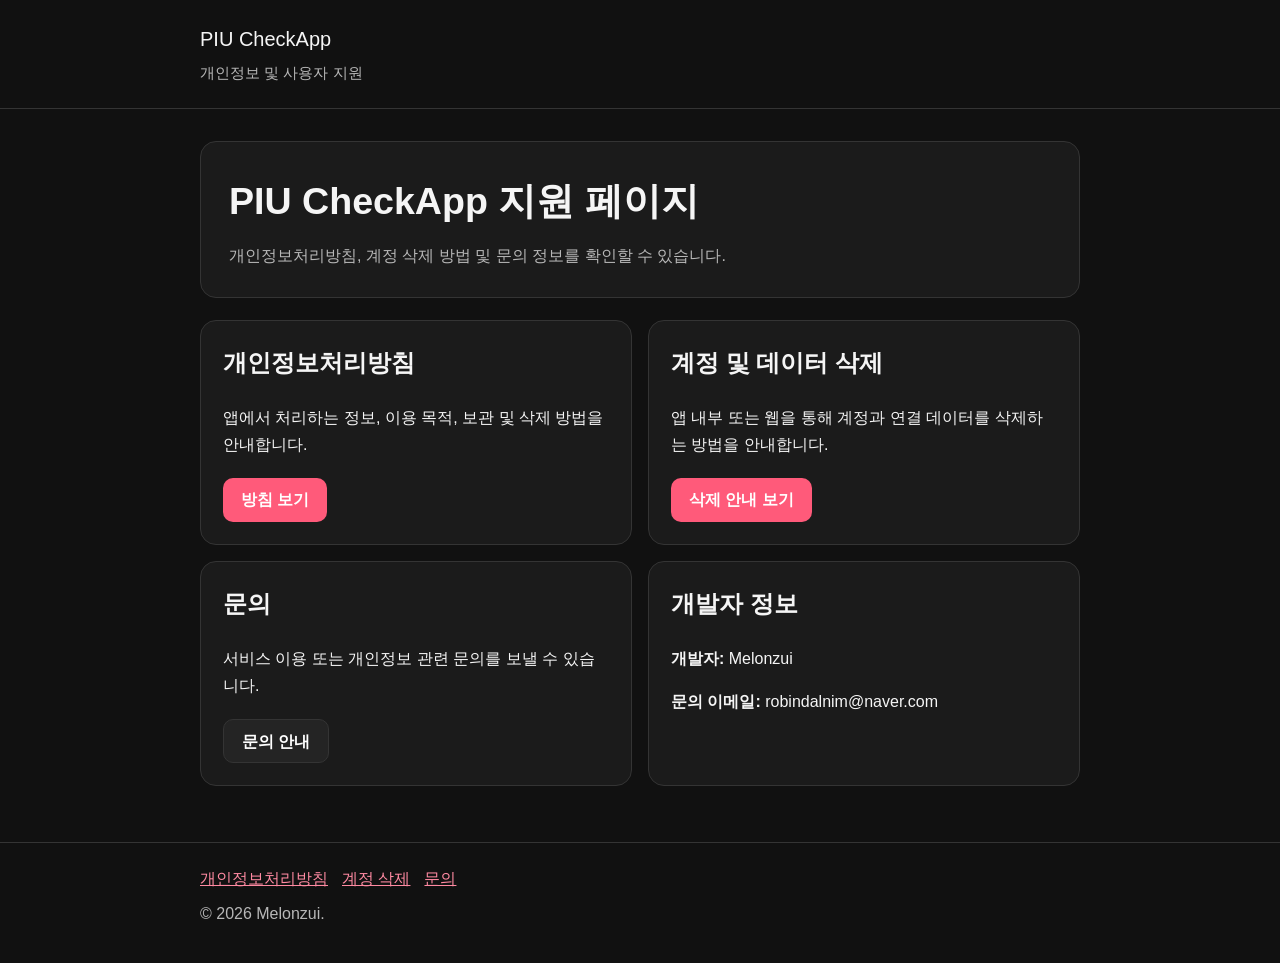
<file: index.html>
<!doctype html><html lang="ko"><head><meta charset="utf-8"><meta name="viewport" content="width=device-width,initial-scale=1"><title>PIU CheckApp 지원 페이지</title><meta name="description" content="PIU CheckApp 개인정보처리방침, 계정 삭제 및 지원 안내"><link rel="stylesheet" href="styles.css"></head><body><header class="site-header"><div class="header-inner"><p class="brand">PIU CheckApp</p><p class="subtitle">개인정보 및 사용자 지원</p></div></header><main><div class="hero"><h1>PIU CheckApp 지원 페이지</h1><p>개인정보처리방침, 계정 삭제 방법 및 문의 정보를 확인할 수 있습니다.</p></div><div class="grid"><article class="card"><h2>개인정보처리방침</h2><p>앱에서 처리하는 정보, 이용 목적, 보관 및 삭제 방법을 안내합니다.</p><div class="button-row"><a class="button" href="privacy-policy.html">방침 보기</a></div></article><article class="card"><h2>계정 및 데이터 삭제</h2><p>앱 내부 또는 웹을 통해 계정과 연결 데이터를 삭제하는 방법을 안내합니다.</p><div class="button-row"><a class="button" href="account-deletion.html">삭제 안내 보기</a></div></article><article class="card"><h2>문의</h2><p>서비스 이용 또는 개인정보 관련 문의를 보낼 수 있습니다.</p><div class="button-row"><a class="button secondary" href="support.html">문의 안내</a></div></article><article class="card"><h2>개발자 정보</h2><p><strong>개발자:</strong> Melonzui</p><p><strong>문의 이메일:</strong> robindalnim@naver.com</p></article></div></main><footer class="site-footer"><div class="footer-inner"><div class="footer-links"><a href="privacy-policy.html">개인정보처리방침</a><a href="account-deletion.html">계정 삭제</a><a href="support.html">문의</a></div><div>© 2026 Melonzui.</div></div></footer></body></html>
</file>
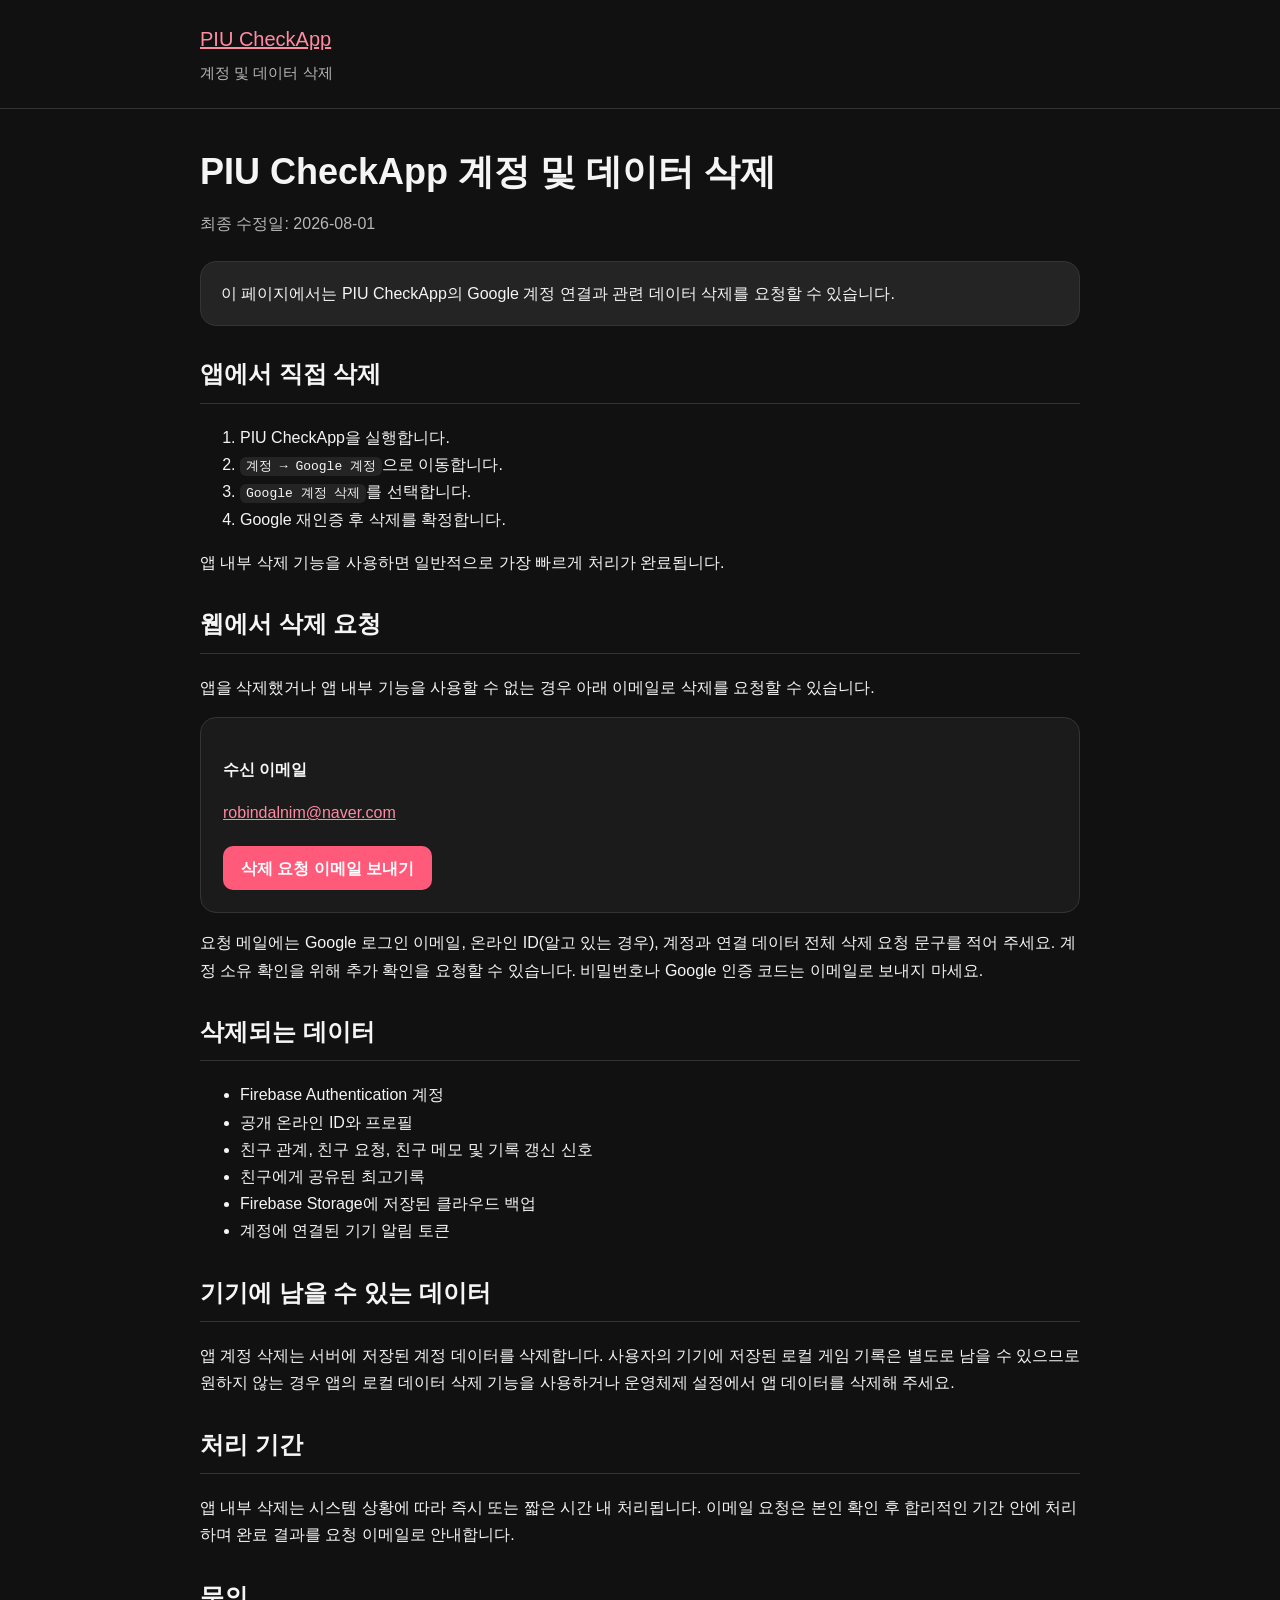
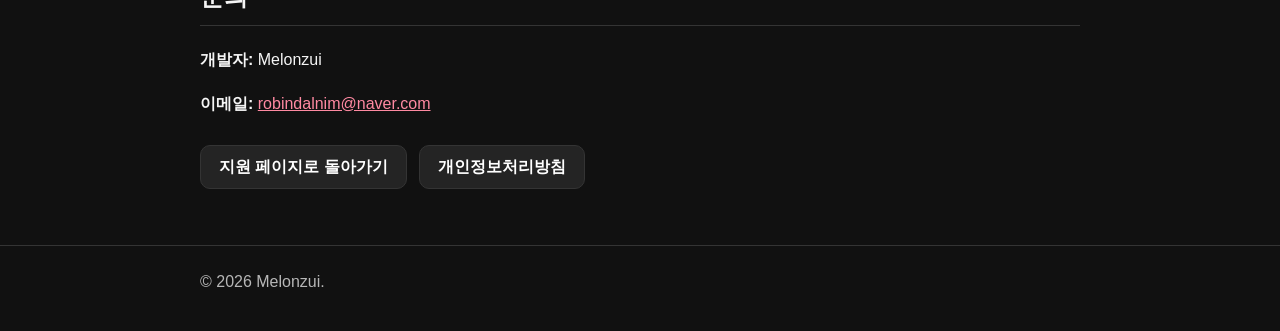
<file: account-deletion.html>
<!doctype html><html lang="ko"><head><meta charset="utf-8"><meta name="viewport" content="width=device-width,initial-scale=1"><title>PIU CheckApp 계정 및 데이터 삭제</title><meta name="description" content="PIU CheckApp 계정 및 데이터 삭제 요청 방법"><link rel="stylesheet" href="styles.css"></head><body><header class="site-header"><div class="header-inner"><p class="brand"><a href="index.html">PIU CheckApp</a></p><p class="subtitle">계정 및 데이터 삭제</p></div></header><main><h1 class="page-title">PIU CheckApp 계정 및 데이터 삭제</h1><p class="updated">최종 수정일: 2026-08-01</p><div class="notice">이 페이지에서는 PIU CheckApp의 Google 계정 연결과 관련 데이터 삭제를 요청할 수 있습니다.</div><section><h2>앱에서 직접 삭제</h2><ol><li>PIU CheckApp을 실행합니다.</li><li><code>계정 → Google 계정</code>으로 이동합니다.</li><li><code>Google 계정 삭제</code>를 선택합니다.</li><li>Google 재인증 후 삭제를 확정합니다.</li></ol><p>앱 내부 삭제 기능을 사용하면 일반적으로 가장 빠르게 처리가 완료됩니다.</p></section><section id="request"><h2>웹에서 삭제 요청</h2><p>앱을 삭제했거나 앱 내부 기능을 사용할 수 없는 경우 아래 이메일로 삭제를 요청할 수 있습니다.</p><div class="card"><p><strong>수신 이메일</strong></p><p><a href="mailto:robindalnim@naver.com?subject=PIU%20CheckApp%20계정%20삭제%20요청&body=Google%20로그인에%20사용한%20이메일:%0A온라인%20ID(알고%20있는%20경우):%0A삭제%20요청:%20PIU%20CheckApp%20계정과%20연결%20데이터%20전체%20삭제">robindalnim@naver.com</a></p><div class="button-row"><a class="button" href="mailto:_YOUR_EMAIL@example.com?subject=PIU%20CheckApp%20계정%20삭제%20요청&body=Google%20로그인에%20사용한%20이메일:%0A온라인%20ID(알고%20있는%20경우):%0A삭제%20요청:%20PIU%20CheckApp%20계정과%20연결%20데이터%20전체%20삭제">삭제 요청 이메일 보내기</a></div></div><p>요청 메일에는 Google 로그인 이메일, 온라인 ID(알고 있는 경우), 계정과 연결 데이터 전체 삭제 요청 문구를 적어 주세요. 계정 소유 확인을 위해 추가 확인을 요청할 수 있습니다. 비밀번호나 Google 인증 코드는 이메일로 보내지 마세요.</p></section><section><h2>삭제되는 데이터</h2><ul><li>Firebase Authentication 계정</li><li>공개 온라인 ID와 프로필</li><li>친구 관계, 친구 요청, 친구 메모 및 기록 갱신 신호</li><li>친구에게 공유된 최고기록</li><li>Firebase Storage에 저장된 클라우드 백업</li><li>계정에 연결된 기기 알림 토큰</li></ul></section><section><h2>기기에 남을 수 있는 데이터</h2><p>앱 계정 삭제는 서버에 저장된 계정 데이터를 삭제합니다. 사용자의 기기에 저장된 로컬 게임 기록은 별도로 남을 수 있으므로 원하지 않는 경우 앱의 로컬 데이터 삭제 기능을 사용하거나 운영체제 설정에서 앱 데이터를 삭제해 주세요.</p></section><section><h2>처리 기간</h2><p>앱 내부 삭제는 시스템 상황에 따라 즉시 또는 짧은 시간 내 처리됩니다. 이메일 요청은 본인 확인 후 합리적인 기간 안에 처리하며 완료 결과를 요청 이메일로 안내합니다.</p></section><section><h2>문의</h2><p><strong>개발자:</strong> Melonzui</p><p><strong>이메일:</strong> <a href="robindalnim@naver.com">robindalnim@naver.com</a></p></section><div class="button-row"><a class="button secondary" href="index.html">지원 페이지로 돌아가기</a><a class="button secondary" href="privacy-policy.html">개인정보처리방침</a></div></main><footer class="site-footer"><div class="footer-inner">© 2026 Melonzui.</div></footer></body></html>
</file>
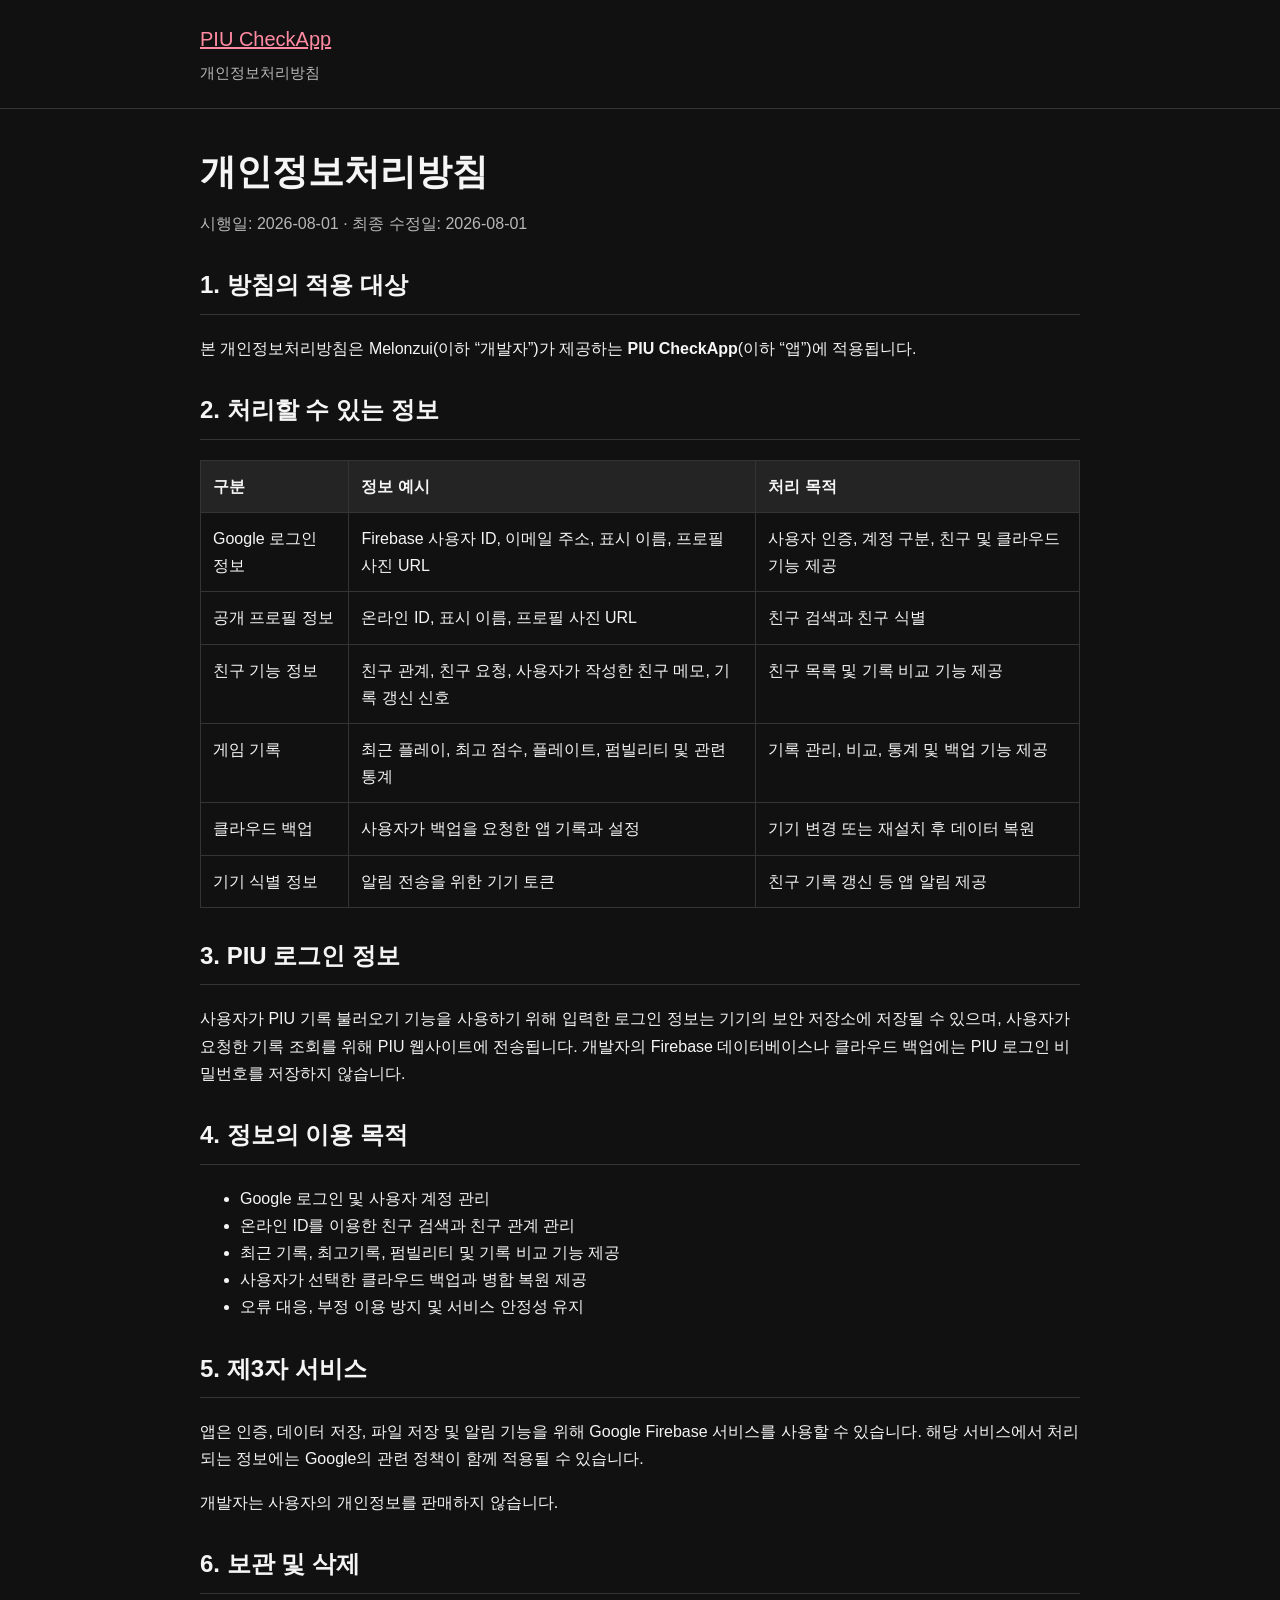
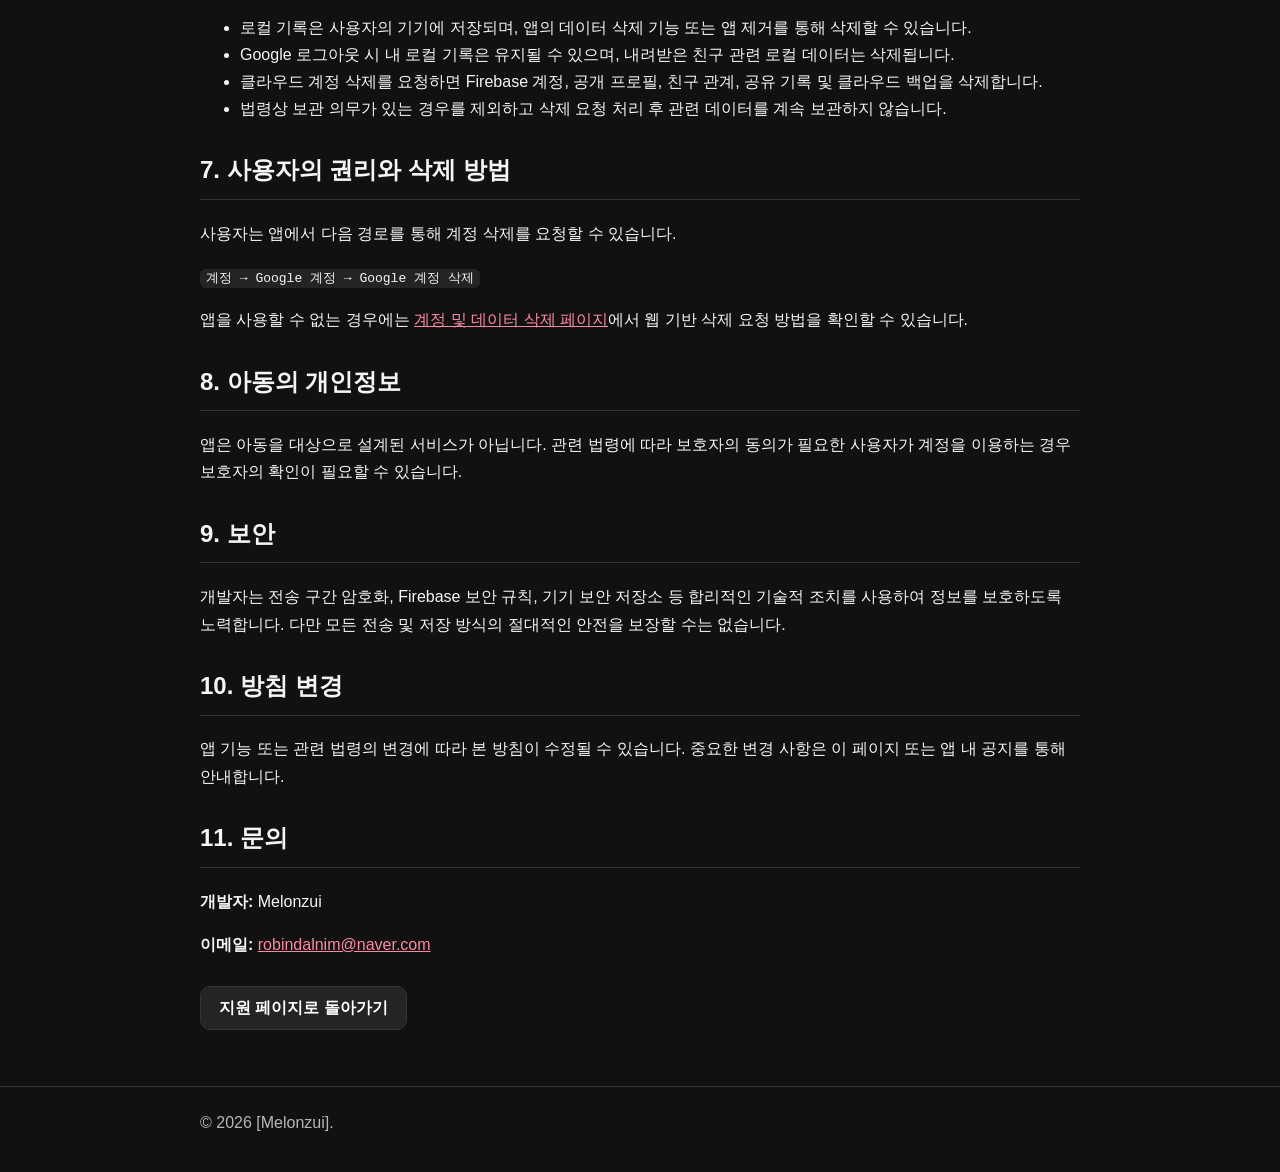
<file: privacy-policy.html>
<!doctype html><html lang="ko"><head><meta charset="utf-8"><meta name="viewport" content="width=device-width,initial-scale=1"><title>PIU CheckApp 개인정보처리방침</title><meta name="description" content="PIU CheckApp 개인정보처리방침"><link rel="stylesheet" href="styles.css"></head><body><header class="site-header"><div class="header-inner"><p class="brand"><a href="index.html">PIU CheckApp</a></p><p class="subtitle">개인정보처리방침</p></div></header><main><h1 class="page-title">개인정보처리방침</h1><p class="updated">시행일: 2026-08-01 · 최종 수정일: 2026-08-01</p><section><h2>1. 방침의 적용 대상</h2><p>본 개인정보처리방침은 Melonzui(이하 “개발자”)가 제공하는 <strong>PIU CheckApp</strong>(이하 “앱”)에 적용됩니다.</p></section><section><h2>2. 처리할 수 있는 정보</h2><table><thead><tr><th>구분</th><th>정보 예시</th><th>처리 목적</th></tr></thead><tbody><tr><td>Google 로그인 정보</td><td>Firebase 사용자 ID, 이메일 주소, 표시 이름, 프로필 사진 URL</td><td>사용자 인증, 계정 구분, 친구 및 클라우드 기능 제공</td></tr><tr><td>공개 프로필 정보</td><td>온라인 ID, 표시 이름, 프로필 사진 URL</td><td>친구 검색과 친구 식별</td></tr><tr><td>친구 기능 정보</td><td>친구 관계, 친구 요청, 사용자가 작성한 친구 메모, 기록 갱신 신호</td><td>친구 목록 및 기록 비교 기능 제공</td></tr><tr><td>게임 기록</td><td>최근 플레이, 최고 점수, 플레이트, 펌빌리티 및 관련 통계</td><td>기록 관리, 비교, 통계 및 백업 기능 제공</td></tr><tr><td>클라우드 백업</td><td>사용자가 백업을 요청한 앱 기록과 설정</td><td>기기 변경 또는 재설치 후 데이터 복원</td></tr><tr><td>기기 식별 정보</td><td>알림 전송을 위한 기기 토큰</td><td>친구 기록 갱신 등 앱 알림 제공</td></tr></tbody></table></section><section><h2>3. PIU 로그인 정보</h2><p>사용자가 PIU 기록 불러오기 기능을 사용하기 위해 입력한 로그인 정보는 기기의 보안 저장소에 저장될 수 있으며, 사용자가 요청한 기록 조회를 위해 PIU 웹사이트에 전송됩니다. 개발자의 Firebase 데이터베이스나 클라우드 백업에는 PIU 로그인 비밀번호를 저장하지 않습니다.</p></section><section><h2>4. 정보의 이용 목적</h2><ul><li>Google 로그인 및 사용자 계정 관리</li><li>온라인 ID를 이용한 친구 검색과 친구 관계 관리</li><li>최근 기록, 최고기록, 펌빌리티 및 기록 비교 기능 제공</li><li>사용자가 선택한 클라우드 백업과 병합 복원 제공</li><li>오류 대응, 부정 이용 방지 및 서비스 안정성 유지</li></ul></section><section><h2>5. 제3자 서비스</h2><p>앱은 인증, 데이터 저장, 파일 저장 및 알림 기능을 위해 Google Firebase 서비스를 사용할 수 있습니다. 해당 서비스에서 처리되는 정보에는 Google의 관련 정책이 함께 적용될 수 있습니다.</p><p>개발자는 사용자의 개인정보를 판매하지 않습니다.</p></section><section><h2>6. 보관 및 삭제</h2><ul><li>로컬 기록은 사용자의 기기에 저장되며, 앱의 데이터 삭제 기능 또는 앱 제거를 통해 삭제할 수 있습니다.</li><li>Google 로그아웃 시 내 로컬 기록은 유지될 수 있으며, 내려받은 친구 관련 로컬 데이터는 삭제됩니다.</li><li>클라우드 계정 삭제를 요청하면 Firebase 계정, 공개 프로필, 친구 관계, 공유 기록 및 클라우드 백업을 삭제합니다.</li><li>법령상 보관 의무가 있는 경우를 제외하고 삭제 요청 처리 후 관련 데이터를 계속 보관하지 않습니다.</li></ul></section><section><h2>7. 사용자의 권리와 삭제 방법</h2><p>사용자는 앱에서 다음 경로를 통해 계정 삭제를 요청할 수 있습니다.</p><p><code>계정 → Google 계정 → Google 계정 삭제</code></p><p>앱을 사용할 수 없는 경우에는 <a href="account-deletion.html">계정 및 데이터 삭제 페이지</a>에서 웹 기반 삭제 요청 방법을 확인할 수 있습니다.</p></section><section><h2>8. 아동의 개인정보</h2><p>앱은 아동을 대상으로 설계된 서비스가 아닙니다. 관련 법령에 따라 보호자의 동의가 필요한 사용자가 계정을 이용하는 경우 보호자의 확인이 필요할 수 있습니다.</p></section><section><h2>9. 보안</h2><p>개발자는 전송 구간 암호화, Firebase 보안 규칙, 기기 보안 저장소 등 합리적인 기술적 조치를 사용하여 정보를 보호하도록 노력합니다. 다만 모든 전송 및 저장 방식의 절대적인 안전을 보장할 수는 없습니다.</p></section><section><h2>10. 방침 변경</h2><p>앱 기능 또는 관련 법령의 변경에 따라 본 방침이 수정될 수 있습니다. 중요한 변경 사항은 이 페이지 또는 앱 내 공지를 통해 안내합니다.</p></section><section><h2>11. 문의</h2><p><strong>개발자:</strong> Melonzui</p><p><strong>이메일:</strong> <a href="mailto:robindalnim@naver.com">robindalnim@naver.com</a></p></section><div class="button-row"><a class="button secondary" href="index.html">지원 페이지로 돌아가기</a></div></main><footer class="site-footer"><div class="footer-inner">© 2026 [Melonzui].</div></footer></body></html>
</file>
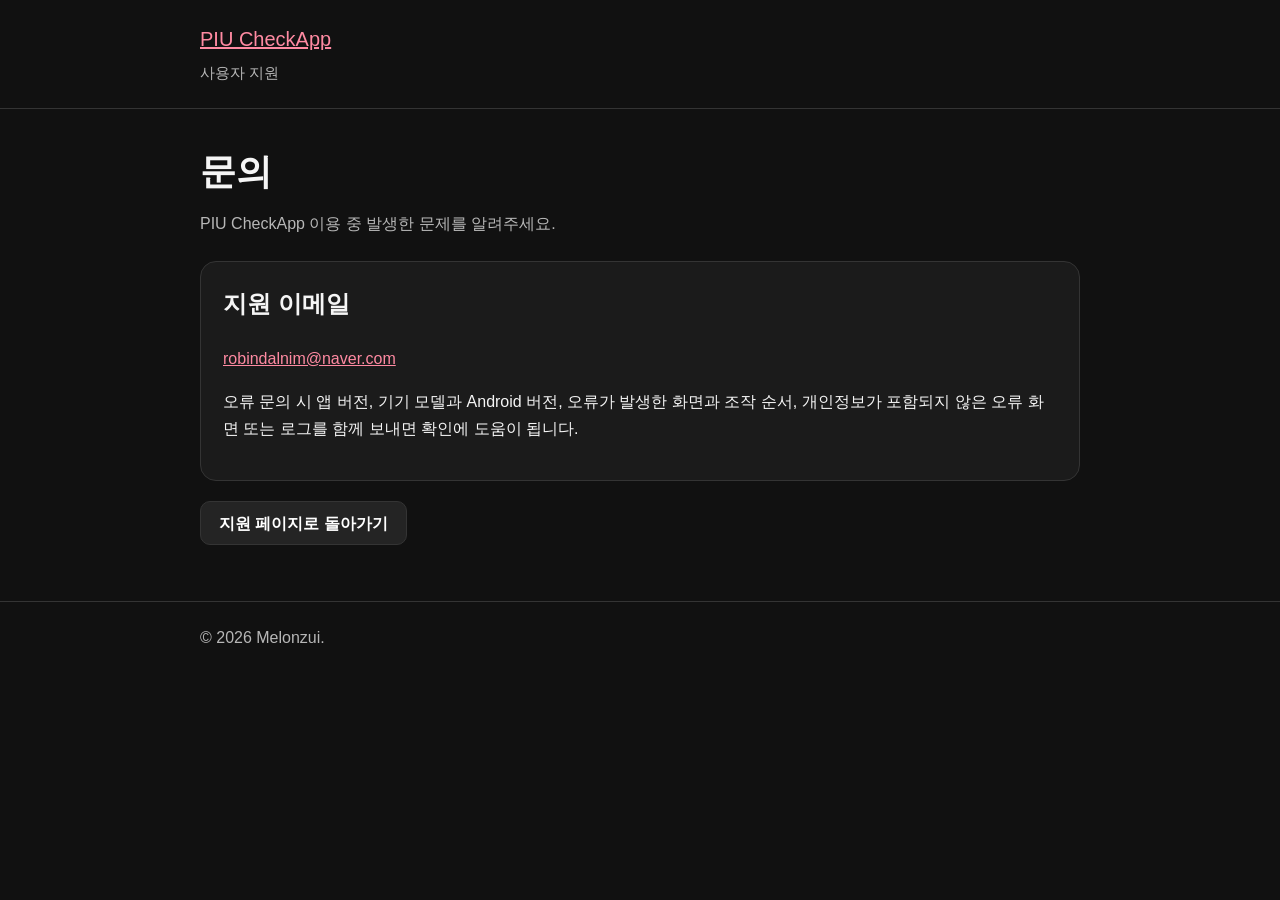
<file: support.html>
<!doctype html><html lang="ko"><head><meta charset="utf-8"><meta name="viewport" content="width=device-width,initial-scale=1"><title>PIU CheckApp 문의</title><meta name="description" content="PIU CheckApp 사용자 지원 및 문의"><link rel="stylesheet" href="styles.css"></head><body><header class="site-header"><div class="header-inner"><p class="brand"><a href="index.html">PIU CheckApp</a></p><p class="subtitle">사용자 지원</p></div></header><main><h1 class="page-title">문의</h1><p class="updated">PIU CheckApp 이용 중 발생한 문제를 알려주세요.</p><div class="card"><h2>지원 이메일</h2><p><a href="mailto:robindalnim@naver.com?subject=PIU%20CheckApp%20문의">robindalnim@naver.com</a></p><p>오류 문의 시 앱 버전, 기기 모델과 Android 버전, 오류가 발생한 화면과 조작 순서, 개인정보가 포함되지 않은 오류 화면 또는 로그를 함께 보내면 확인에 도움이 됩니다.</p></div><div class="button-row"><a class="button secondary" href="index.html">지원 페이지로 돌아가기</a></div></main><footer class="site-footer"><div class="footer-inner">© 2026 Melonzui.</div></footer></body></html>
</file>
<file: styles.css>
:root{color-scheme:dark;--bg:#111;--panel:#1b1b1b;--panel2:#242424;--text:#f5f5f5;--muted:#b7b7b7;--border:#343434;--accent:#ff5a7a;--accent2:#ff3f65;--max:880px}*{box-sizing:border-box}html{scroll-behavior:smooth}body{margin:0;background:var(--bg);color:var(--text);font-family:-apple-system,BlinkMacSystemFont,"Segoe UI",Roboto,"Noto Sans KR","Apple SD Gothic Neo",sans-serif;line-height:1.7}a{color:#ff8aa2}a:hover{color:#ffc0cc}.site-header{border-bottom:1px solid var(--border);background:rgba(17,17,17,.96)}.header-inner,main,.footer-inner{width:min(calc(100% - 32px),var(--max));margin:0 auto}.header-inner{padding:22px 0}.brand{margin:0;font-size:1.25rem}.subtitle{margin:4px 0 0;color:var(--muted);font-size:.95rem}main{padding:32px 0 56px}.hero,.card,.notice{border:1px solid var(--border);border-radius:16px;background:var(--panel)}.hero{padding:28px;margin-bottom:22px}.hero h1{margin:0 0 8px;font-size:clamp(1.7rem,4vw,2.35rem)}.hero p{margin:0;color:var(--muted)}.grid{display:grid;grid-template-columns:repeat(2,minmax(0,1fr));gap:16px}.card{padding:22px}.card h2,.card h3{margin-top:0}.page-title{margin:0 0 8px;font-size:clamp(1.7rem,4vw,2.25rem)}.updated{margin:0 0 24px;color:var(--muted)}section{margin:28px 0}section h2{padding-bottom:8px;border-bottom:1px solid var(--border)}.notice{padding:18px 20px;background:var(--panel2)}.warning{border-color:#7a4a20}.button-row{display:flex;flex-wrap:wrap;gap:12px;margin-top:20px}.button{display:inline-flex;align-items:center;justify-content:center;min-height:44px;padding:0 18px;border-radius:10px;background:var(--accent);color:#fff;text-decoration:none;font-weight:700}.button:hover{background:var(--accent2);color:#fff}.button.secondary{background:var(--panel2);border:1px solid var(--border)}table{width:100%;border-collapse:collapse;margin:14px 0}th,td{padding:12px;border:1px solid var(--border);text-align:left;vertical-align:top}th{background:var(--panel2)}code{padding:2px 6px;border-radius:6px;background:var(--panel2)}.site-footer{border-top:1px solid var(--border);color:var(--muted)}.footer-inner{padding:22px 0 36px}.footer-links{display:flex;flex-wrap:wrap;gap:14px;margin-bottom:8px}@media(max-width:680px){.grid{grid-template-columns:1fr}.hero,.card{padding:20px}th,td{padding:10px}}
</file>
